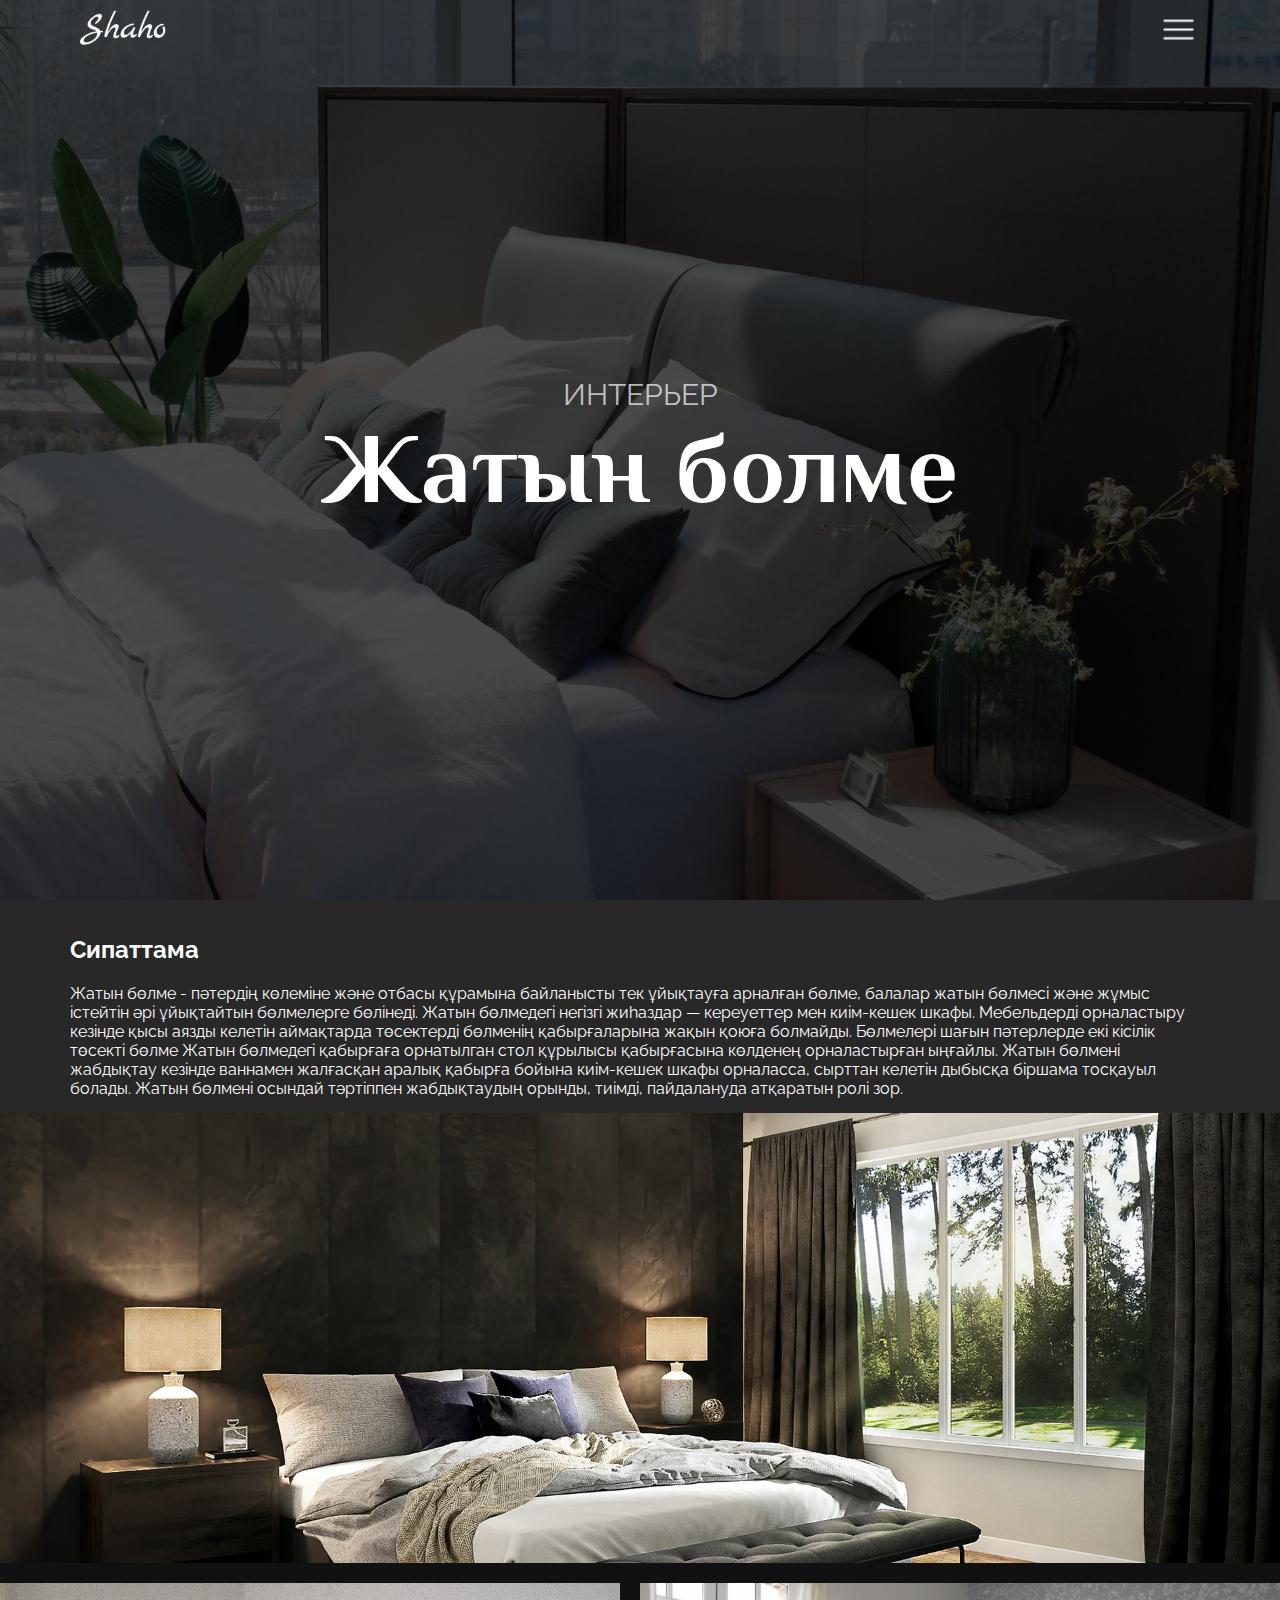
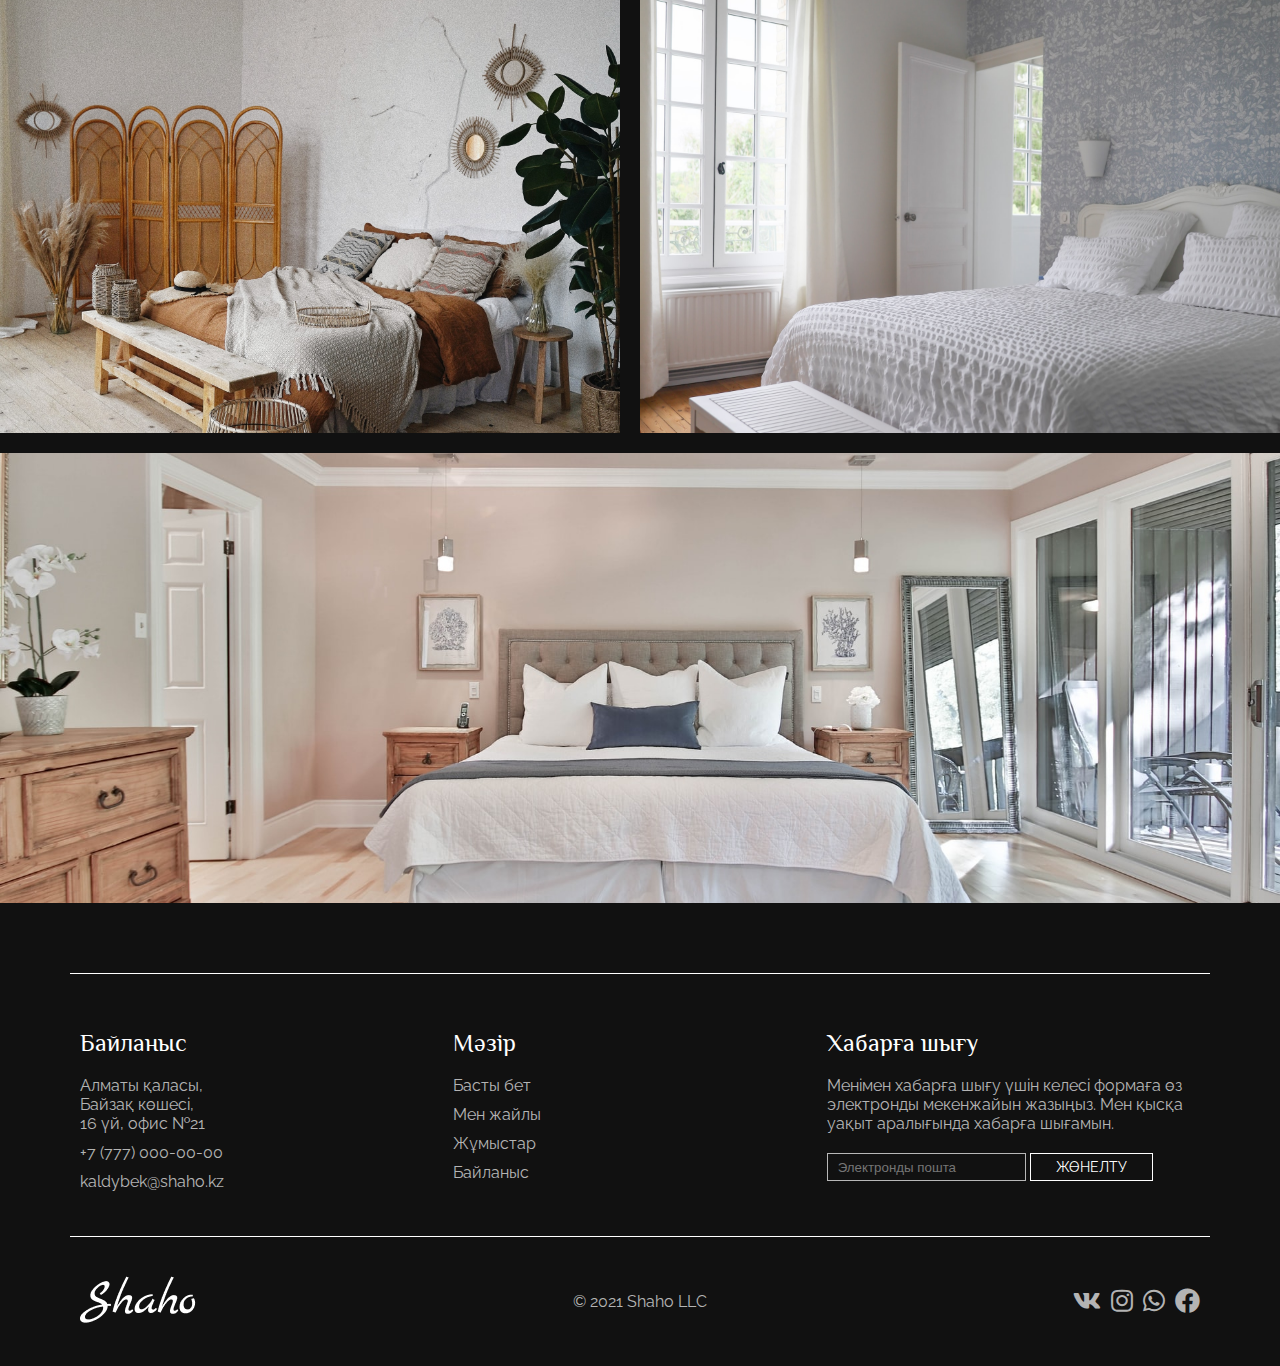
<file: portfolio-details.html>
<!DOCTYPE html>
<html lang="kk">
    <head>
        <meta charset="utf-8"> 
        <title>Жатын болме</title>
        <meta name="viewport" content="width=device-width; initial-scale=1">
        <link rel="stylesheet" href="css/main.css">
        <link rel="stylesheet" href="css/index.css">
        <link rel="stylesheet" href="css/media.css">
        <link rel="stylesheet" href="css/flexbox-grid.css">
        <link rel="stylesheet" href="libs/fontawesome/css/all.min.css">
        <link rel="icon" href="icons/aa.svg">
    </head>
    <body>

        <div class="nav-container">
            <nav class="menu d-flex justify-content-center align-items-center">
                <ul class="menu-list">
                    <li><a href="index.html">Басты бет</a></li>
                    <li><a href="portfolio-list.html">Портфолио</a></li>
                    <li><a href="about-me.html">Мен жайлы</a></li>
                    <li><a href="contact.html">Байланыс</a></li>
                </ul>
                <button class="menu-close">
                    <i class="fas fa-times"></i>
                </button>
            </nav>
        </div>

        <header class="header container">
            <div class="row align-items-center">
                <div class="col-6">
                    <a href="index.html" class="logo">
                        <img src="images/logo.png" alt="Logo">
                    </a>
                </div>
                <div class="col-6 d-flex justify-content-end">
                    <img src="images/menu-button.png" class="menu-open">
                </div>
            </div>
        </header>

        <main>
            <section class="hero">
                <div class="hero__overlay"></div>
                <div class="hero__image">
                    <img src="images/portfolio-list/03.jpg" alt="Hero image">
                </div>
                <div class="hero__content d-flex flex-column justify-content-center align-items-center">
                    <div class="hero__subtitle">Интерьер</div>
                    <div class="hero__title">Жатын болме</div>
                </div>
            </section>
            <section class="work__info">
                <div class="container">
                    <h2>Сипаттама</h2>
                    <span>
                        Жатын бөлме - пәтердің көлеміне және отбасы құрамына байланысты тек ұйықтауға арналған бөлме, балалар жатын бөлмесі және жұмыс істейтін әрі ұйықтайтын бөлмелерге бөлінеді. Жатын бөлмедегі негізгі жиһаздар — кереуеттер мен киім-кешек шкафы. Мебельдерді орналастыру кезінде қысы аязды келетін аймақтарда төсектерді бөлменің қабырғаларына жақын қоюға болмайды. Бөлмелері шағын пәтерлерде екі кісілік төсекті бөлме Жатын бөлмедегі қабырғаға орнатылган стол құрылысы қабырғасына көлденең орналастырған ыңғайлы. Жатын бөлмені жабдықтау кезінде ваннамен жалғасқан аралық қабырға бойына киім-кешек шкафы орналасса, сырттан келетін дыбысқа біршама тосқауыл болады. Жатын бөлмені осындай тәртіппен жабдықтаудың орынды, тиімді, пайдалануда атқаратын ролі зор.
                    </span>
                </div>
            </section>
            <section class="work__images">
                <div>
                    <img src="images/portfolio-details/work-01.jpg" alt="Work 01">
                </div>
                <div>
                    <img src="images/portfolio-details/work-02.jpg" alt="Work 02">
                </div>
                <div>
                    <img src="images/portfolio-details/work-03.jpg" alt="Work 03">
                </div>
                <div>
                    <img src="images/portfolio-details/work-04.jpg" alt="Work 04">
                </div>
            </section>
        </main>

        <footer id="footer">
            <div class="footer-info container">
                <div class="row justify-content-end">
                    <div class="footer-contact col-12 col-md-6 col-lg-4">
                        <h2>Байланыс</h2>
                        <div>
                            <ul>
                                <li>
                                    <a href="contact.html#maps">
                                        Алматы қаласы,<br>
                                        Байзақ көшесі,<br> 
                                        16 үй, офис №21
                                    </a>
                                </li>

                                <li>
                                    <a href="tel:+7 (777) 000-00-00">
                                        +7 (777) 000-00-00
                                    </a>
                                </li>
                                <li>
                                    <a href="mailto:shaho@mail.ru">
                                        kaldybek@shaho.kz
                                    </a>
                                </li>
                            </ul>
                        </div>
                    </div>
                    <div class="footer-menu col-12 col-md-6 col-lg-4">
                        <h2>Мәзір</h2>
                        <div>
                            <ul>
                                <li>
                                    <a href="index.html">
                                        Басты бет
                                    </a>
                                </li>
                                <li>
                                    <a href="about-me.html">
                                        Мен жайлы
                                    </a>
                                </li>
                                <li>
                                    <a href="portfolio-list.html">
                                        Жұмыстар
                                    </a>
                                </li>
                                <li>
                                    <a href="contact.html">
                                        Байланыс
                                    </a>
                                </li>
                            </ul>
                        </div>
                    </div>
                    <div class="footer-touch col-12 col-lg-4">
                        <h2>Хабарға шығу</h2>
                        <span>
                            Менімен хабарға шығу үшін келесі формаға өз электронды  мекенжайын жазыңыз. Мен қысқа уақыт аралығында хабарға шығамын.
                        </span>
                        <form action="">
                            <input type="text" placeholder="Электронды пошта">
                            <button>Жөнелту</button>
                        </form>
                    </div>
                </div>
            </div>
            <div class="footer-bottom container">
                <div class="row justify-content-between align-items-center">
                    <a href="index.html" class="col-12  col-md-4">
                        <img src="images/logo.png" alt="Logo">
                    </a>
                    <div class="col-12 col-md-4 d-flex justify-content-md-center"><!--copyright--> 
                        <div class="copyright">
                            © 2021 Shaho LLC
                        </div>    
                    </div>
                    <div class="col-12 col-md-4">
                        <ul class="socials d-flex justify-content-md-end">
                            <li>
                                <a href="https://vk.com/shaho.kz">
                                    <i class="fab fa-vk"></i>
                                </a>
                            </li>
                            <li>
                                <a href="https://instagram.com/shaho.kz">
                                    <i class="fab fa-instagram"></i>
                                </a>
                            </li>
                            <li>
                                <a href="https://wa.me/77770000000">
                                    <i class="fab fa-whatsapp"></i>
                                </a>
                            </li>
                            <li>
                                <a href="https://facebook.com/shaho.kz">
                                    <i class="fab fa-facebook"></i>
                                </a>
                            </li>
                        </ul>
                    </div>
                </div>
            </div>
        </footer>
        
        <script src="js/main.js"></script>
    </body>
</html>
</file>
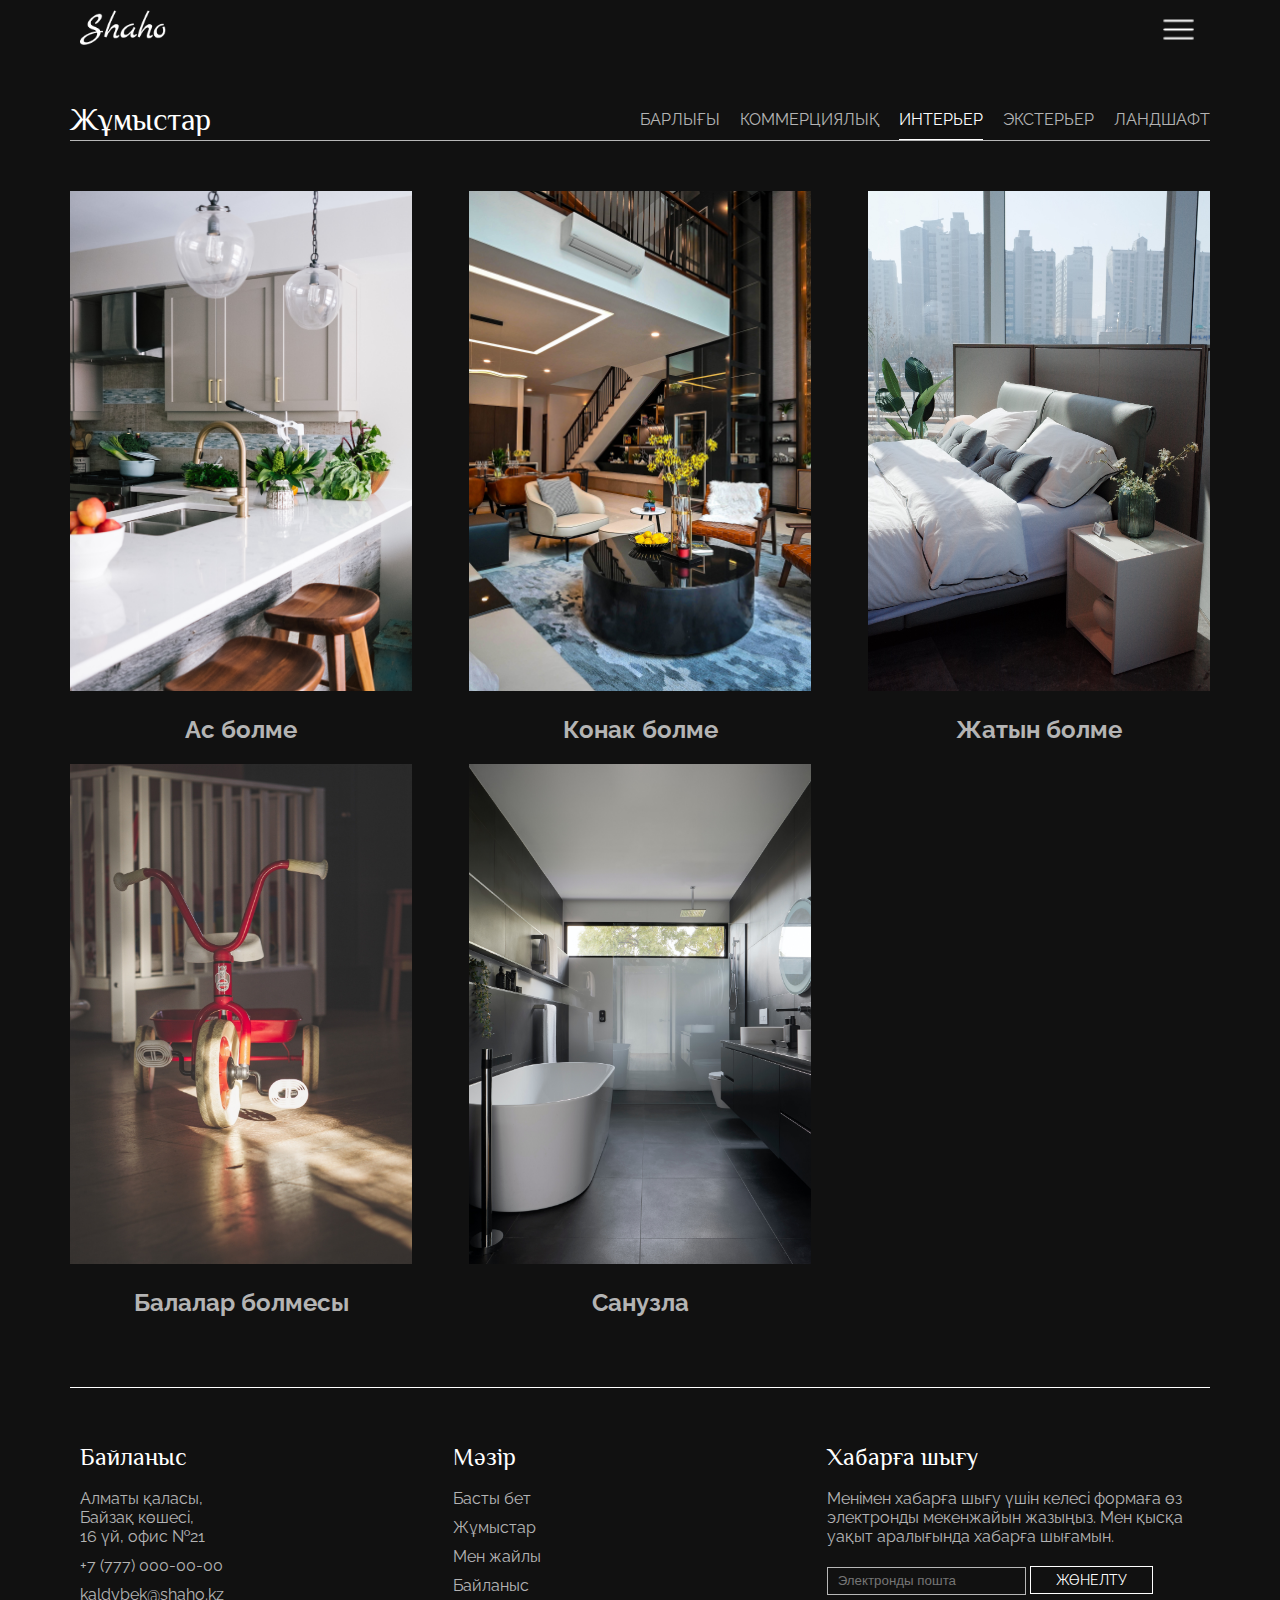
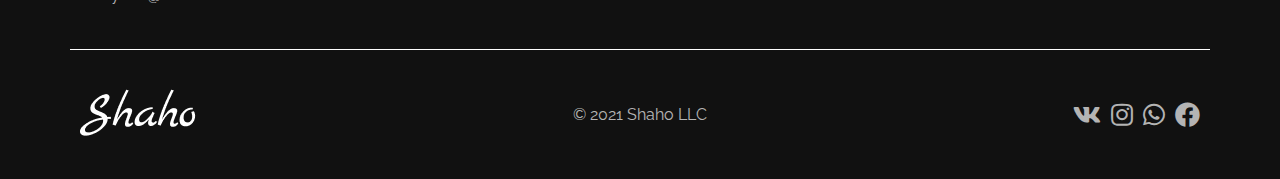
<file: portfolio-list.html>
<!DOCTYPE html>
<html lang="kk">
    <head>
        <meta charset="utf-8"> 
        <title>Портфолио</title>
        <meta name="viewport" content="width=device-width; initial-scale=1">
        <link rel="stylesheet" href="css/main.css">
        <link rel="stylesheet" href="css/index.css">
        <link rel="stylesheet" href="css/media.css">
        <link rel="stylesheet" href="css/flexbox-grid.css">
        <link rel="stylesheet" href="libs/fontawesome/css/all.min.css">
        <link rel="icon" href="icons/aa.svg">
    </head>
    <body>

        <div class="nav-container">
            <nav class="menu d-flex justify-content-center align-items-center">
                <ul class="menu-list">
                    <li><a href="index.html">Басты бет</a></li>
                    <li><a href="portfolio-list.html">Портфолио</a></li>
                    <li><a href="about-me.html">Мен жайлы</a></li>
                    <li><a href="contact.html">Байланыс</a></li>
                </ul>
                <button class="menu-close">
                    <i class="fas fa-times"></i>
                </button>
            </nav>
        </div>

        <header class="header container">
            <div class="row align-items-center">
                <div class="col-6">
                    <a href="index.html" class="logo">
                        <img src="images/logo.png" alt="Logo">
                    </a>
                </div>
                <div class="col-6 d-flex justify-content-end">
                    <img src="images/menu-button.png" class="menu-open">
                </div>
            </div>
        </header>

        <main class="container">
            <section class="tabs row align-items-center">
                <div class="tabs__title col-12 col-lg-6">
                    Жұмыстар
                </div>
                <div class="col-12 col-lg-6 tabs__list-wrapper">
                    <ul class="tabs__list d-flex justify-content-between">
                        <li><a href="">Барлығы</a></li>
                        <li><a href="">Коммерциялық</a></li>
                        <li class="active"><a href="">Интерьер</a></li>
                        <li><a href="">Экстерьер</a></li>
                        <li><a href="">Ландшафт</a></li>
                    </ul>
                </div>
            </section>
            <section class="portfolio__list row">
                <div class="portfolio__item col-12 col-sm-6 col-md-4">
                    <a>
                        <img class="portfolio__image" src="images/portfolio-list/01.jpg" alt="First">
                        <h2 class="portfolio__title">Ас болме</h2>
                    </a>
                </div>
                <div class="portfolio__item col-12 col-sm-6 col-md-4">
                    <a>
                        <img class="portfolio__image" src="images/portfolio-list/02.jpg" alt="First">
                        <h2 class="portfolio__title">Конак болме</h2>
                    </a>
                </div>
                <div class="portfolio__item col-12 col-sm-6 col-md-4">
                    <a href="portfolio-details.html">
                        <img class="portfolio__image" src="images/portfolio-list/03.jpg" alt="First">
                        <h2 class="portfolio__title">Жатын болме</h2>
                    </a>
                </div>
                <div class="portfolio__item col-12 col-sm-6 col-md-4">
                    <a>
                        <img class="portfolio__image" src="images/portfolio-list/04.jpg" alt="First">
                        <h2 class="portfolio__title">Балалар болмесы</h2>
                    </a>
                </div>
                <div class="portfolio__item col-12 col-sm-6 col-md-4">
                    <a>
                        <img class="portfolio__image" src="images/portfolio-list/05.jpg" alt="First">
                        <h2 class="portfolio__title">Санузла</h2>
                    </a>
                </div>
                
            </section>
        </main>

        <footer id="footer">
            <div class="footer-info container">
                <div class="row justify-content-end">
                    <div class="footer-contact col-12 col-md-6 col-lg-4">
                        <h2>Байланыс</h2>
                        <div>
                            <ul>
                                <li>
                                    <a href="contact.html#maps">
                                        Алматы қаласы,<br>
                                    Байзақ көшесі,<br> 
                                    16 үй, офис №21
                                    </a>
                                </li>

                                <li>
                                    <a href="tel:+7 (777) 000-00-00">
                                        +7 (777) 000-00-00
                                    </a>
                                </li>
                                <li>
                                    <a href="mailto:shaho@mail.ru">
                                        kaldybek@shaho.kz
                                    </a>
                                </li>
                            </ul>
                        </div>
                    </div>
                    <div class="footer-menu col-12 col-md-6 col-lg-4">
                        <h2>Мәзір</h2>
                        <div>
                            <ul>
                                <li>
                                    <a href="index.html">
                                        Басты бет
                                    </a>
                                </li>
                                <li>
                                    <a href="portfolio-list.html">
                                        Жұмыстар
                                    </a>
                                </li>
                                <li>
                                    <a href="about-me.html">
                                        Мен жайлы
                                    </a>
                                </li>
                                <li>
                                    <a href="contact.html">
                                        Байланыс
                                    </a>
                                </li>
                            </ul>
                        </div>
                    </div>
                    <div class="footer-touch col-12 col-lg-4">
                        <h2>Хабарға шығу</h2>
                        <span>
                            Менімен хабарға шығу үшін келесі формаға өз электронды  мекенжайын жазыңыз. Мен қысқа уақыт аралығында хабарға шығамын.
                        </span>
                        <form action="">
                            <input type="text" placeholder="Электронды пошта">
                            <button>Жөнелту</button>
                        </form>
                    </div>
                </div>
            </div>
            <div class="footer-bottom container">
                <div class="row justify-content-between align-items-center">
                    <a href="index.html" class="col-12  col-md-4">
                        <img src="images/logo.png" alt="Logo">
                    </a>
                    <div class="col-12 col-md-4 d-flex justify-content-md-center"><!--copyright--> 
                        <div class="copyright">
                            © 2021 Shaho LLC
                        </div>
                    </div>
                    <div class="col-12 col-md-4">
                        <ul class="socials d-flex justify-content-md-end">
                            <li>
                                <a href="https://vk.com/shaho.kz">
                                    <i class="fab fa-vk"></i>
                                </a>
                            </li>
                            <li>
                                <a href="https://instagram.com/shaho.kz">
                                    <i class="fab fa-instagram"></i>
                                </a>
                            </li>
                            <li>
                                <a href="https://wa.me/77770000000">
                                    <i class="fab fa-whatsapp"></i>
                                </a>
                            </li>
                            <li>
                                <a href="https://facebook.com/shaho.kz">
                                    <i class="fab fa-facebook"></i>
                                </a>
                            </li>
                        </ul>
                    </div>
                </div>
            </div>
        </footer>

        <script src="js/main.js"></script>
    </body>
</html>
</file>
<file: css/main.css>
@import url('https://fonts.googleapis.com/css2?family=Philosopher:ital,wght@0,400;0,700;1,400;1,700&family=Raleway:ital,wght@0,400;0,700;1,400;1,700&display=swap');
:root{
    --bg-color-1: #111;
    --bg-color-2: #282828;
    --color-1: #fff;
    --color-2: rgba(255, 255, 255, 0.7);
    --font-family-1: 'Raleway';
    --font-family-2: 'Philosopher';
}
* {
    box-sizing: border-box;
}


body {
    background-color: var(--bg-color-1);
    color: var(--color-1);
    font-family: var(--font-family-1);
    margin: 0;
}
h1, 
h3, 
h4, 
h5, 
h6, 
.title, 
.menu-list {
    font-family: var(--font-family-2);
}
a,
.menu-close,
.header img {
    cursor: pointer;

}
a {
    color: var(--color-2);
    text-decoration: none;
}
a:hover {
    color: var(--color-1);
    text-decoration: none;
}










.title {
    font-size: 50px;
    font-weight: 700;
    font-style: normal;
}
.subtitle {
    font-size: 25px;
    font-weight: 400;
}
































.tabs {
    margin-top: 100px;
    border-bottom: 1px solid var(--color-2);
}
.tabs__title {
    font-size: 30px;
    font-family: var(--font-family-2);
}
.tabs__list-wrapper {
    overflow-x: auto;
}
.tabs__list {
    width: 100%;
    list-style: none;
    margin: 0;
    padding: 0;
    text-transform: uppercase;
}
.tabs__list li {
    display: inline-block;
    height: 100%;
    padding: 10px 0;
    margin: 0 10px;
}
.tabs__list li:first-child {
    margin-left: 0;
}
.tabs__list li:last-child {
    margin-right: 0;
}
.tabs__list li.active {
    border-bottom: 1px solid var(--color-1);
}
.tabs__list li.active a {
    color: var(--color-1);
}
.tabs__list a {
    color: var(--color-2);
}
.portfolio__list {
    margin: 50px 0;
}
.portfolio__item {
    text-align: center;
    display: flex;
}
.portfolio__item a {
    display: inline-block;
}
.portfolio__image {
    width: 100%;
    object-fit: cover;
}
.portfolio__title {
    text-align: center;
    padding: 0 10px;
}
.work__info {
    background-color: var(--bg-color-2);
    padding: 15px 0;
}
.work__images {
    display: flex;
    flex-wrap: wrap;
    justify-content: space-between;
}
.work__images div {
    width: 50%;
    margin: 20px 0;
    height: 450px;
}
.work__images div:nth-child(4n), .work__images div:first-child {
    width: 100%;
    margin: 0;
}
.work__images div:nth-child(4n-2) {
    padding-right: 20px;
}
.work__images img {
    width: 100%;
    height: 100%;
    object-fit: cover;
}
.author {
    height: 0;
    overflow: hidden;
}
.author__image {
    background: var(--bg-color-2);
}
.author__image, 
.author__info {
    height: 100vh;
}
.author__image img {
    width: 80%;
    height: 80%;
    margin-top: 10%;
    margin-left: 10%;
    object-fit: cover;
}
.author__info {
    padding-left: 5%;
}
.author__bio {
    padding-left: 5%;
    padding-right: 15px;
}
.author__specialist {
    text-transform: uppercase;
    font-family: var(--font-family-1);
    color: var(--color-2);
}
.author__fullname {
    line-height: 2;
    font-family: var(--font-family-2);
    font-size: 40px;
}
.author__line {
    width: 20%;
    border-bottom: 1px solid var(--color-1);
}
.stat {
    text-align: center;
    font-family: var(--font-family-2);
    padding: 80px 0;
}
.stat__counter {
    font-size: 60px;
}
.stat__label {
    color: var(--color-2);
    font-size: 25px;
}
.quote {
    position: relative;
    height: 200px;
}
.quote img {
    height: 100%;
    width: 100%;
    object-fit: cover;
}
.quote blockquote {
    position: absolute;
    top: 0;
    left: 0;
    right: 0;
    text-align: center;
    width: 100%;
    height: 100%;
    padding: 0;
    margin: 0;
    display: flex;
    align-items: center;
    justify-content: center;
    background: rgba(0, 0, 0, 0.7);
    font-family: var(--font-family-2);
    font-size: 25px;
}
.content__form-container {
    height: 100vh;
}
.contact__image {
    display: none;
}
.contact__image img {
    width: 100%;
    height: 100%;
    object-fit: cover;
}
.contact__form {
    display: flex;
    justify-content: center;
    padding : 20px 10%;
    flex-direction: column;
}
.contact__form h1 {
    font-size: 40px;
    text-align: center;
}
.contact__form input, 
.contact__form button,
.contact__form textarea {
    display: block;  
    margin: 10px 0; 
    font-family: var(--font-family-1);
    color: var(--color-1);
    background: var(--bg-color-2);
    padding: 10px;
    border: 0;
    font-size: 14px;
}
.contact__form input::placeholder, 
.contact__form textarea::placeholder {
    color: var(--color-2);
}
.contact__form button {
    border: 1px solid var(--color-2);
    background: transparent;
    cursor: pointer;
}
.contact__info-container {
    display: flex;
    flex-wrap: wrap;
    background: var(--bg-color-2);
    justify-content: space-around;
    text-align: center;
    margin: 50px 0;
    padding: 50px 0;
}
.contact__info div {
    padding: 10px 0;
}
.contact__info .icon {
    font-size: 40px;
}
.contact__info .title {
    font-size: 30px;
}
</file>
<file: css/index.css>
.background-color{
    border-radius: 50px;
    padding: .7720588235em 1.1764705882em;
    background-color: #14131310; /*faf4f410*/
    backdrop-filter: blur(12px);
    -webkit-backdrop-filter: blur(12px);
}

.nav-container,
.header {
    position: fixed;
}
.menu-close,
.hero__image,
.hero__content,
.hero__overlay {
    position: absolute;
}
.menu-list li,
.category__title,
.category__name,
.hero__title,
.copyright {
    text-align: center;
}
.nav-container.active,
.hero_link {
    display: block;
}
.hero__subtitle,
.hero_link,
.footer-touch button {
    text-transform: uppercase;
}
.hero__image,
.hero__content,
.hero__overlay,
.hero {
    height: 100vh;
    width: 100%;
}
.hero__image img,
.category__image img {
    object-fit: cover;
}
.footer-info,
.footer-touch button {
    font-family: var(--font-family-1);
}
.hero__title,
.category__title,
.category__name,
.footer-info h2 {
    font-family: var(--font-family-2);
}
.category__item>div,
.category__image img {
    width: 100%;
}
.input:hover,
.footer-touch button,
.hero_link:hover {
    border: 1px solid var(--color-1); 
}
.hero_link,
.footer-touch input {
    border: 1px solid var(--color-2);
}
.footer-info h2,
.input:hover,
.menu-close,
.footer-touch input,
.footer-touch button {
    color: var(--color-1);
}
.footer-info,
.footer-bottom,
.hero__subtitle {
    color: var(--color-2);
}
.menu-list,
.footer-info ul,
.socials {
    list-style: none;
    margin: 0;
    padding: 0;
}
.menu-list,
.category__name,
.socials li {
    font-size: 25px;

}
.hero_link,
.category__item,
.footer-touch form {
    margin-top: 20px;
}


.nav-container {
    top: 0;
    width: 100%;
    z-index: 99;
    display: none; 
}
.menu{
    background: var(--bg-color-2);
    height: 100vh;
    width: 100vw;
}
.menu-list li{
    margin: 20px 0;
}

.menu-close {
    top: 20px;
    right: 20px;
    background: transparent;
    border: 0;
    font-size: 30px;
}
.header {
    left: 0;
    right: 0;
    top: 0;
    z-index: 98;
    padding: 10px;
    /* background-color: #02141a; */
}
.header img {
    height: 25px;
}
main {
    margin-bottom: 70px;
}
.hero {
    position: relative;
}
.hero__overlay {
    top: 0;
    background: rgba(0, 0, 0, 0.7);
    z-index: 1;
}
.hero__image img {
    width: 100%;
    height: 100%;
}
.hero__content {
    z-index: 2;
}
.hero__subtitle {
    font-size: 18px;
}
.hero__title {
    font-size: 30px;
    font-weight: bold;
}
.hero_link {
    font-size: 14px;
    padding: 10px 30px;
    border-radius: 20px;
}
.category{ 
    margin: 30px 0;
}
.category__line {
    width: 120px;
    margin: auto;
    border-top: 1px solid var(--color-2);
}
.category__title { 
    margin-top: 30px;
    font-size: 22px;
}
.category__name { 
    margin-top: 10px;
    margin-bottom: 20px;
}
.footer-info { 
    border-top: 1px solid var(--color-1);
    border-bottom: 1px solid var(--color-1);
    padding: 35px 10px;
}
.footer-info h2 { 
    font-style: normal;
    font-weight: 400;
}
.footer-info ul li {
    margin: 10px 0;
}
.footer-info button:hover{ 
    opacity: 0.8;
}
.footer-touch input{
    padding: 5.5px 10px;
    margin-bottom: 15px;
    background-color: var(--bg-color-1)
}
.footer-touch button{ 
    background-color: transparent;
    padding: 5px 25px;
    cursor: pointer;
    font-size: 14px;
}
.footer-bottom { 
    padding: 35px 10px;
}
.socials li{
    display: inline-block;
    margin-left: 10px;
}
.copyright {
    margin: 20px 0;
}


::-webkit-scrollbar {
    width: 10px;
    background-color: none;
}
::-webkit-scrollbar-thumb {
    background-color: #ffffff10;
    backdrop-filter: blur(12px);
    -webkit-backdrop-filter: blur(12px);
    border-radius: 9em;
}
::-webkit-scrollbar-thumb:hover {
    background-color: #fff;
}
::-webkit-scrollbar-button:vertical:start:decrement,
::-webkit-scrollbar-button:vertical:end:increment {
    background: linear-gradient(300deg, #02141a 40%, rgba(0, 0, 0, 0) 41%), linear-gradient(60deg, #02141a 40%, rgba(0, 0, 0, 0) 41%), linear-gradient(180deg, #02141a 30%, rgba(0, 0, 0, 0) 31%);
    background-color: #f6f8f4;
}
</file>
<file: css/media.css>
@media (min-width: 576px) {
    .hero__subtitle {
        font-size: 22px;
    }
    .hero__title {
        font-size: 50px;
    }
    .category__title {
        font-size: 30px;
    }
    .portfolio__item:nth-child(even) {
        justify-content: flex-end;
    }
    .portfolio__item a {
        width: 90%;
    }
    .portfolio__image {
        height: 350px;
    }
    .stat {
        padding: 40px 0;
    }
}
@media (min-width: 768px) {
    .hero__subtitle {
        font-size: 25px;
    }
    .hero__title {
        font-size: 70px;
    }
    .category__title {
        font-size: 40px;
    }
    .category__item>div {
        width: 90%;
    }
    .category__image img {
        height: 350px;
    }
    .category__item:nth-child(even) {
        display: flex;
        justify-content: flex-end;
    }
    .menu-list {
        font-size: 35px;
    }
    .header img {
        height: 30px;
    }
    .portfolio__item:nth-child(even) {
        justify-content: flex-start;
    }
    .portfolio__item:nth-child(3n-1) {
        justify-content: center;
    }
    .portfolio__item:nth-child(3n) {
        justify-content: flex-end;
    }
    .stat {
        padding: 70px 0;
    }
    .quote blockquote {
        font-size: 40px;
    }
    .contact__image {
        display: block;
    }
}
@media (min-width: 992px) {
    .hero__subtitle {
        font-size: 28px;
    }
    .hero__title {
        font-size: 70px;
    }
    .hero_link {
        font-size: 20px;
    }
    .category__title {
        font-size: 50px;
    }
    .menu-list {
        font-size: 50px;
    }
    .header img {
        height: 35px;
    }
    .portfolio__image {
        height: 450px;
    }
    .author {
        height: initial;
    }
    .about.hero {
        display: none;
    }
    .author__bio {
        text-align: right;
    }
}
@media (min-width: 1200px) {
    .hero__subtitle {
        font-size: 30px;
    }
    .hero__title {
        font-size: 100px;
    }
    .category__title {
        font-size: 55px;
    }
    .category__item>div {
        width: 70%;
    }
    .category__image img {
        height: 400px;
    }
    .category__item:nth-child(even) {
        display: block;
    } 

    .category__item:nth-child(3n-1) {
        padding-top: 80px;
        display: flex;
        justify-content: center;
    }
    .category__item:nth-child(3n) {
        display: flex;
        justify-content: flex-end;
    }
    .category {
        padding: 40px 0;
    }
    .portfolio__image {
        height: 500px;
    }
}
@media (min-width: 1400px){
    .hero__subtitle {
        font-size: 35px;
    }
    .hero__title {
        font-size: 120px;
    }
}
</file>
<file: css/flexbox-grid.css>
.container,
.container-xxl,
.container-xl,
.container-lg,
.container-md,
.container-sm {
    width: 100%;
    margin: auto;
}

.d-flex {
    display: flex;
}

.flex-row {
    flex-direction: row;
}

.flex-column {
    flex-direction: column;
}

.flex-row-reverse {
    flex-direction: row-reverse;
}

.flex-column-reverse {
    flex-direction: column-reverse;
}

.flex-wrap {
    flex-wrap: wrap;
}

.flex-nowrap {
    flex-wrap: nowrap;
}

.flex-wrap-reverse {
    flex-wrap: wrap-reverse;
}


.justify-content-start {
    justify-content: flex-start;
}

.justify-content-end {
    justify-content: flex-end;
}

.justify-content-center {
    justify-content: center;
}

.justify-content-between {
    justify-content: space-between;
}

.justify-content-around {
    justify-content: space-around;
}

.justify-content-evenly {
    justify-content: space-evenly;
}


.align-items-start {
    align-items: flex-start;
}

.align-items-end {
    align-items: flex-end;
}

.align-items-baseline {
    align-items: baseline;
}

.align-items-stretch {
    align-items: stretch;
}

.align-items-center {
    align-items: center;
}


.align-content-start {
    align-content: start;
}

.align-content-end {
    align-content: flex-end;
}

.align-content-center {
    align-content: center;
}

.align-content-between {
    align-content: space-between;
}

.align-content-around {
    align-content: space-around;
}

.align-content-stretch {
    align-content: stretch;
}


.align-self-start {
    align-self: flex-start;
}

.align-self-end {
    align-self: flex-end;
}

.align-self-center {
    align-self: center;
}

.align-self-baseline {
    align-self: baseline;
}

.align-self-stretch {
    align-self: stretch;
}



.row {
    display: flex;
    flex-wrap: wrap;
}

.col-1 {
    flex: 0 0 auto;
    width: 8.333333%;
}

.col-2 {
    flex: 0 0 auto;
    width: 16.66667%;
}

.col-3 {
    flex: 0 0 auto;
    width: 25%;
}

.col-4 {
    flex: 0 0 auto;
    width: 33.33333%;
}

.col-5 {
    flex: 0 0 auto;
    width: 41.66666%;
}

.col-6 {
    flex: 0 0 auto;
    width: 50%;
}

.col-7 {
    flex: 0 0 auto;
    width: 58.33333%;
}

.col-8 {
    flex: 0 0 auto;
    width: 66.66666%;
}

.col-9 {
    flex: 0 0 auto;
    width: 75%;
}

.col-10 {
    flex: 0 0 auto;
    width: 83.33333%;
}

.col-11 {
    flex: 0 0 auto;
    width: 91.66666%;
}

.col-12 {
    flex: 0 0 auto;
    width: 100%;
}

@media (min-width: 576px) {

    .container-sm,
    .container {
        max-width: 540px;
    }

    .col-sm-1 {
        flex: 0 0 auto;
        width: 8.3333333333%;
    }

    .col-sm-2 {
        flex: 0 0 auto;
        width: 16.6666666667%;
    }

    .col-sm-3 {
        flex: 0 0 auto;
        width: 25%;
    }

    .col-sm-4 {
        flex: 0 0 auto;
        width: 33.3333333333%;
    }

    .col-sm-5 {
        flex: 0 0 auto;
        width: 41.6666666667%;
    }

    .col-sm-6 {
        flex: 0 0 auto;
        width: 50%;
    }

    .col-sm-7 {
        flex: 0 0 auto;
        width: 58.3333333333%;
    }

    .col-sm-8 {
        flex: 0 0 auto;
        width: 66.6666666667%;
    }

    .col-sm-9 {
        flex: 0 0 auto;
        width: 75%;
    }

    .col-sm-10 {
        flex: 0 0 auto;
        width: 83.3333333333%;
    }

    .col-sm-11 {
        flex: 0 0 auto;
        width: 91.6666666667%;
    }

    .col-sm-12 {
        flex: 0 0 auto;
        width: 100%;
    }

    .d-sm-flex {
        display: flex !important;
    }

    .flex-sm-row {
        flex-direction: row !important;
    }

    .flex-sm-column {
        flex-direction: column !important;
    }

    .flex-sm-row-reverse {
        flex-direction: row-reverse !important;
    }

    .flex-sm-column-reverse {
        flex-direction: column-reverse !important;
    }

    .flex-sm-wrap {
        flex-wrap: wrap !important;
    }

    .flex-sm-nowrap {
        flex-wrap: nowrap !important;
    }

    .flex-sm-wrap-reverse {
        flex-wrap: wrap-reverse !important;
    }

    .justify-content-sm-start {
        justify-content: flex-start !important;
    }

    .justify-content-sm-end {
        justify-content: flex-end !important;
    }

    .justify-content-sm-center {
        justify-content: center !important;
    }

    .justify-content-sm-between {
        justify-content: space-between !important;
    }

    .justify-content-sm-around {
        justify-content: space-around !important;
    }

    .justify-content-sm-evenly {
        justify-content: space-evenly !important;
    }

    .align-items-sm-start {
        align-items: flex-start !important;
    }

    .align-items-sm-end {
        align-items: flex-end !important;
    }

    .align-items-sm-center {
        align-items: center !important;
    }

    .align-items-sm-baseline {
        align-items: baseline !important;
    }

    .align-items-sm-stretch {
        align-items: stretch !important;
    }

    .align-content-sm-start {
        align-content: flex-start !important;
    }

    .align-content-sm-end {
        align-content: flex-end !important;
    }

    .align-content-sm-center {
        align-content: center !important;
    }

    .align-content-sm-between {
        align-content: space-between !important;
    }

    .align-content-sm-around {
        align-content: space-around !important;
    }

    .align-content-sm-stretch {
        align-content: stretch !important;
    }

    .align-self-sm-start {
        align-self: flex-start !important;
    }

    .align-self-sm-end {
        align-self: flex-end !important;
    }

    .align-self-sm-center {
        align-self: center !important;
    }

    .align-self-sm-baseline {
        align-self: baseline !important;
    }

    .align-self-sm-stretch {
        align-self: stretch !important;
    }

}

@media (min-width: 768px) {

    .container-md,
    .container-sm,
    .container {
        max-width: 720px;
    }

    .col-md-1 {
        flex: 0 0 auto;
        width: 8.3333333333%;
    }

    .col-md-2 {
        flex: 0 0 auto;
        width: 16.6666666667%;
    }

    .col-md-3 {
        flex: 0 0 auto;
        width: 25%;
    }

    .col-md-4 {
        flex: 0 0 auto;
        width: 33.3333333333%;
    }

    .col-md-5 {
        flex: 0 0 auto;
        width: 41.6666666667%;
    }

    .col-md-6 {
        flex: 0 0 auto;
        width: 50%;
    }

    .col-md-7 {
        flex: 0 0 auto;
        width: 58.3333333333%;
    }

    .col-md-8 {
        flex: 0 0 auto;
        width: 66.6666666667%;
    }

    .col-md-9 {
        flex: 0 0 auto;
        width: 75%;
    }

    .col-md-10 {
        flex: 0 0 auto;
        width: 83.3333333333%;
    }

    .col-md-11 {
        flex: 0 0 auto;
        width: 91.6666666667%;
    }

    .col-md-12 {
        flex: 0 0 auto;
        width: 100%;
    }

    .d-md-flex {
        display: flex !important;
    }

    .flex-md-row {
        flex-direction: row !important;
    }

    .flex-md-column {
        flex-direction: column !important;
    }

    .flex-md-row-reverse {
        flex-direction: row-reverse !important;
    }

    .flex-md-column-reverse {
        flex-direction: column-reverse !important;
    }

    .flex-md-wrap {
        flex-wrap: wrap !important;
    }

    .flex-md-nowrap {
        flex-wrap: nowrap !important;
    }

    .flex-md-wrap-reverse {
        flex-wrap: wrap-reverse !important;
    }

    .justify-content-md-start {
        justify-content: flex-start !important;
    }

    .justify-content-md-end {
        justify-content: flex-end !important;
    }

    .justify-content-md-center {
        justify-content: center !important;
    }

    .justify-content-md-between {
        justify-content: space-between !important;
    }

    .justify-content-md-around {
        justify-content: space-around !important;
    }

    .justify-content-md-evenly {
        justify-content: space-evenly !important;
    }

    .align-items-md-start {
        align-items: flex-start !important;
    }

    .align-items-md-end {
        align-items: flex-end !important;
    }

    .align-items-md-center {
        align-items: center !important;
    }

    .align-items-md-baseline {
        align-items: baseline !important;
    }

    .align-items-md-stretch {
        align-items: stretch !important;
    }

    .align-content-md-start {
        align-content: flex-start !important;
    }

    .align-content-md-end {
        align-content: flex-end !important;
    }

    .align-content-md-center {
        align-content: center !important;
    }

    .align-content-md-between {
        align-content: space-between !important;
    }

    .align-content-md-around {
        align-content: space-around !important;
    }

    .align-content-md-stretch {
        align-content: stretch !important;
    }


    .align-self-md-start {
        align-self: flex-start !important;
    }

    .align-self-md-end {
        align-self: flex-end !important;
    }

    .align-self-md-center {
        align-self: center !important;
    }

    .align-self-md-baseline {
        align-self: baseline !important;
    }

    .align-self-md-stretch {
        align-self: stretch !important;
    }
}

@media (min-width: 992px) {

    .container-lg,
    .container-md,
    .container-sm,
    .container {
        max-width: 960px;
    }

    .col-lg-1 {
        flex: 0 0 auto;
        width: 8.3333333333%;
    }

    .col-lg-2 {
        flex: 0 0 auto;
        width: 16.6666666667%;
    }

    .col-lg-3 {
        flex: 0 0 auto;
        width: 25%;
    }

    .col-lg-4 {
        flex: 0 0 auto;
        width: 33.3333333333%;
    }

    .col-lg-5 {
        flex: 0 0 auto;
        width: 41.6666666667%;
    }

    .col-lg-6 {
        flex: 0 0 auto;
        width: 50%;
    }

    .col-lg-7 {
        flex: 0 0 auto;
        width: 58.3333333333%;
    }

    .col-lg-8 {
        flex: 0 0 auto;
        width: 66.6666666667%;
    }

    .col-lg-9 {
        flex: 0 0 auto;
        width: 75%;
    }

    .col-lg-10 {
        flex: 0 0 auto;
        width: 83.3333333333%;
    }

    .col-lg-11 {
        flex: 0 0 auto;
        width: 91.6666666667%;
    }

    .col-lg-12 {
        flex: 0 0 auto;
        width: 100%;
    }

    .d-lg-flex {
        display: flex !important;
    }

    .flex-lg-row {
        flex-direction: row !important;
    }

    .flex-lg-column {
        flex-direction: column !important;
    }

    .flex-lg-row-reverse {
        flex-direction: row-reverse !important;
    }

    .flex-lg-column-reverse {
        flex-direction: column-reverse !important;
    }

    .flex-lg-wrap {
        flex-wrap: wrap !important;
    }

    .flex-lg-nowrap {
        flex-wrap: nowrap !important;
    }

    .flex-lg-wrap-reverse {
        flex-wrap: wrap-reverse !important;
    }

    .justify-content-lg-start {
        justify-content: flex-start !important;
    }

    .justify-content-lg-end {
        justify-content: flex-end !important;
    }

    .justify-content-lg-center {
        justify-content: center !important;
    }

    .justify-content-lg-between {
        justify-content: space-between !important;
    }

    .justify-content-lg-around {
        justify-content: space-around !important;
    }

    .justify-content-lg-evenly {
        justify-content: space-evenly !important;
    }

    .align-items-lg-start {
        align-items: flex-start !important;
    }

    .align-items-lg-end {
        align-items: flex-end !important;
    }

    .align-items-lg-center {
        align-items: center !important;
    }

    .align-items-lg-baseline {
        align-items: baseline !important;
    }

    .align-items-lg-stretch {
        align-items: stretch !important;
    }

    .align-content-lg-start {
        align-content: flex-start !important;
    }

    .align-content-lg-end {
        align-content: flex-end !important;
    }

    .align-content-lg-center {
        align-content: center !important;
    }

    .align-content-lg-between {
        align-content: space-between !important;
    }

    .align-content-lg-around {
        align-content: space-around !important;
    }

    .align-content-lg-stretch {
        align-content: stretch !important;
    }


    .align-self-lg-start {
        align-self: flex-start !important;
    }

    .align-self-lg-end {
        align-self: flex-end !important;
    }

    .align-self-lg-center {
        align-self: center !important;
    }

    .align-self-lg-baseline {
        align-self: baseline !important;
    }

    .align-self-lg-stretch {
        align-self: stretch !important;
    }

}

@media (min-width: 1200px) {

    .container-xl,
    .container-lg,
    .container-md,
    .container-sm,
    .container {
        max-width: 1140px;
    }

    .col-xl-1 {
        flex: 0 0 auto;
        width: 8.3333333333%;
    }

    .col-xl-2 {
        flex: 0 0 auto;
        width: 16.6666666667%;
    }

    .col-xl-3 {
        flex: 0 0 auto;
        width: 25%;
    }

    .col-xl-4 {
        flex: 0 0 auto;
        width: 33.3333333333%;
    }

    .col-xl-5 {
        flex: 0 0 auto;
        width: 41.6666666667%;
    }

    .col-xl-6 {
        flex: 0 0 auto;
        width: 50%;
    }

    .col-xl-7 {
        flex: 0 0 auto;
        width: 58.3333333333%;
    }

    .col-xl-8 {
        flex: 0 0 auto;
        width: 66.6666666667%;
    }

    .col-xl-9 {
        flex: 0 0 auto;
        width: 75%;
    }

    .col-xl-10 {
        flex: 0 0 auto;
        width: 83.3333333333%;
    }

    .col-xl-11 {
        flex: 0 0 auto;
        width: 91.6666666667%;
    }

    .col-xl-12 {
        flex: 0 0 auto;
        width: 100%;
    }

    .d-xl-flex {
        display: flex !important;
    }

    .flex-xl-row {
        flex-direction: row !important;
    }

    .flex-xl-column {
        flex-direction: column !important;
    }

    .flex-xl-row-reverse {
        flex-direction: row-reverse !important;
    }

    .flex-xl-column-reverse {
        flex-direction: column-reverse !important;
    }

    .flex-xl-wrap {
        flex-wrap: wrap !important;
    }

    .flex-xl-nowrap {
        flex-wrap: nowrap !important;
    }

    .flex-xl-wrap-reverse {
        flex-wrap: wrap-reverse !important;
    }

    .justify-content-xl-start {
        justify-content: flex-start !important;
    }

    .justify-content-xl-end {
        justify-content: flex-end !important;
    }

    .justify-content-xl-center {
        justify-content: center !important;
    }

    .justify-content-xl-between {
        justify-content: space-between !important;
    }

    .justify-content-xl-around {
        justify-content: space-around !important;
    }

    .justify-content-xl-evenly {
        justify-content: space-evenly !important;
    }

    .align-items-xl-start {
        align-items: flex-start !important;
    }

    .align-items-xl-end {
        align-items: flex-end !important;
    }

    .align-items-xl-center {
        align-items: center !important;
    }

    .align-items-xl-baseline {
        align-items: baseline !important;
    }

    .align-items-xl-stretch {
        align-items: stretch !important;
    }

    .align-content-xl-start {
        align-content: flex-start !important;
    }

    .align-content-xl-end {
        align-content: flex-end !important;
    }

    .align-content-xl-center {
        align-content: center !important;
    }

    .align-content-xl-between {
        align-content: space-between !important;
    }

    .align-content-xl-around {
        align-content: space-around !important;
    }

    .align-content-xl-stretch {
        align-content: stretch !important;
    }


    .align-self-xl-start {
        align-self: flex-start !important;
    }

    .align-self-xl-end {
        align-self: flex-end !important;
    }

    .align-self-xl-center {
        align-self: center !important;
    }

    .align-self-xl-baseline {
        align-self: baseline !important;
    }

    .align-self-xl-stretch {
        align-self: stretch !important;
    }

}

@media (min-width: 1400px) {

    .container-xxl,
    .container-xl,
    .container-lg,
    .container-md,
    .container-sm,
    .container {
        max-width: 1320px;
    }

    .col-xxl-1 {
        flex: 0 0 auto;
        width: 8.3333333333%;
    }

    .col-xxl-2 {
        flex: 0 0 auto;
        width: 16.6666666667%;
    }

    .col-xxl-3 {
        flex: 0 0 auto;
        width: 25%;
    }

    .col-xxl-4 {
        flex: 0 0 auto;
        width: 33.3333333333%;
    }

    .col-xxl-5 {
        flex: 0 0 auto;
        width: 41.6666666667%;
    }

    .col-xxl-6 {
        flex: 0 0 auto;
        width: 50%;
    }

    .col-xxl-7 {
        flex: 0 0 auto;
        width: 58.3333333333%;
    }

    .col-xxl-8 {
        flex: 0 0 auto;
        width: 66.6666666667%;
    }

    .col-xxl-9 {
        flex: 0 0 auto;
        width: 75%;
    }

    .col-xxl-10 {
        flex: 0 0 auto;
        width: 83.3333333333%;
    }

    .col-xxl-11 {
        flex: 0 0 auto;
        width: 91.6666666667%;
    }

    .col-xxl-12 {
        flex: 0 0 auto;
        width: 100%;
    }

    .d-xxl-flex {
        display: flex !important;
    }

    .flex-xxl-row {
        flex-direction: row !important;
    }

    .flex-xxl-column {
        flex-direction: column !important;
    }

    .flex-xxl-row-reverse {
        flex-direction: row-reverse !important;
    }

    .flex-xxl-column-reverse {
        flex-direction: column-reverse !important;
    }

    .flex-xxl-wrap {
        flex-wrap: wrap !important;
    }

    .flex-xxl-nowrap {
        flex-wrap: nowrap !important;
    }

    .flex-xxl-wrap-reverse {
        flex-wrap: wrap-reverse !important;
    }

    .justify-content-xxl-start {
        justify-content: flex-start !important;
    }

    .justify-content-xxl-end {
        justify-content: flex-end !important;
    }

    .justify-content-xxl-center {
        justify-content: center !important;
    }

    .justify-content-xxl-between {
        justify-content: space-between !important;
    }

    .justify-content-xxl-around {
        justify-content: space-around !important;
    }

    .justify-content-xxl-evenly {
        justify-content: space-evenly !important;
    }

    .align-items-xxl-start {
        align-items: flex-start !important;
    }

    .align-items-xxl-end {
        align-items: flex-end !important;
    }

    .align-items-xxl-center {
        align-items: center !important;
    }

    .align-items-xxl-baseline {
        align-items: baseline !important;
    }

    .align-items-xxl-stretch {
        align-items: stretch !important;
    }

    .align-content-xxl-start {
        align-content: flex-start !important;
    }

    .align-content-xxl-end {
        align-content: flex-end !important;
    }

    .align-content-xxl-center {
        align-content: center !important;
    }

    .align-content-xxl-between {
        align-content: space-between !important;
    }

    .align-content-xxl-around {
        align-content: space-around !important;
    }

    .align-content-xxl-stretch {
        align-content: stretch !important;
    }


    .align-self-xxl-start {
        align-self: flex-start !important;
    }

    .align-self-xxl-end {
        align-self: flex-end !important;
    }

    .align-self-xxl-center {
        align-self: center !important;
    }

    .align-self-xxl-baseline {
        align-self: baseline !important;
    }

    .align-self-xxl-stretch {
        align-self: stretch !important;
    }
}
</file>
